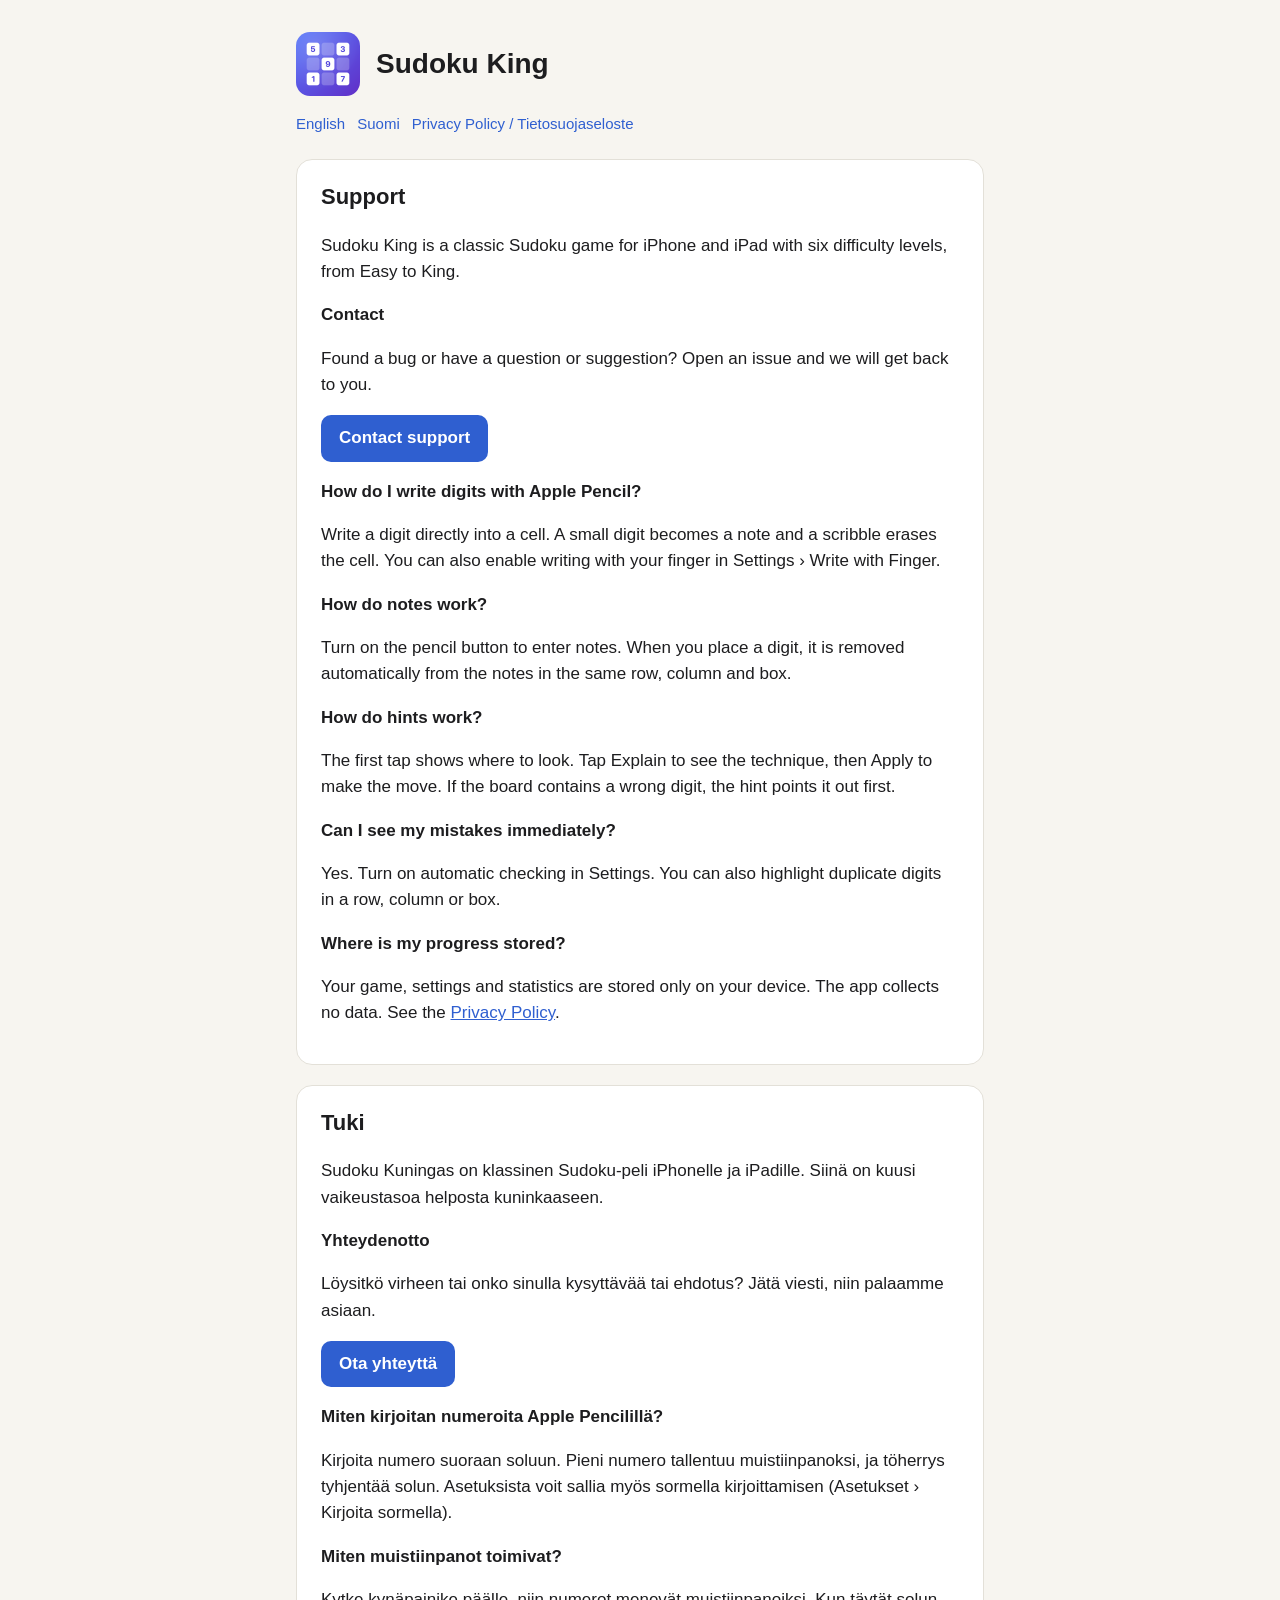
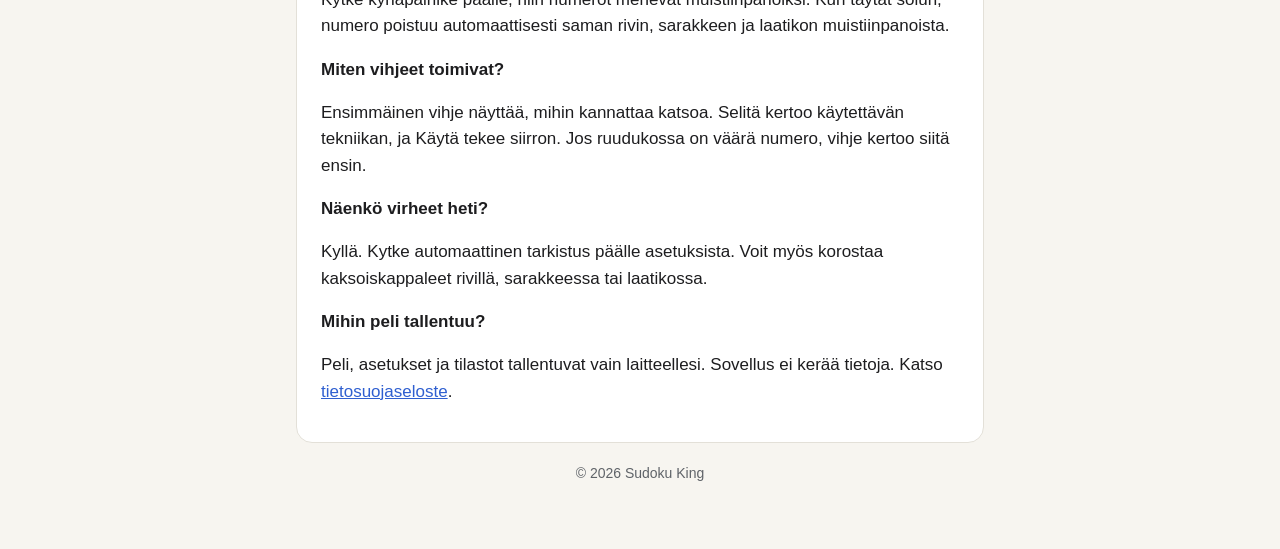
<file: index.html>
<!doctype html>
<html lang="en">
<head>
<meta charset="utf-8">
<meta name="viewport" content="width=device-width, initial-scale=1">
<title>Sudoku King – Support</title>
<meta name="description" content="Support for Sudoku King, a classic Sudoku game for iPhone and iPad with Apple Pencil support.">
<link rel="stylesheet" href="style.css">
<link rel="icon" href="icon.png">
</head>
<body>
<main>
  <header>
    <img src="icon.png" alt="">
    <h1>Sudoku King</h1>
  </header>
  <nav>
    <a href="#en">English</a>
    <a href="#fi">Suomi</a>
    <a href="privacy/">Privacy Policy / Tietosuojaseloste</a>
  </nav>

  <section id="en" lang="en">
    <h2>Support</h2>
    <p>Sudoku King is a classic Sudoku game for iPhone and iPad with six difficulty levels, from Easy to King.</p>

    <h3>Contact</h3>
    <p>Found a bug or have a question or suggestion? Open an issue and we will get back to you.</p>
    <p><a class="button" href="https://github.com/jope82/sudoku-king-support/issues/new">Contact support</a></p>

    <h3>How do I write digits with Apple Pencil?</h3>
    <p>Write a digit directly into a cell. A small digit becomes a note and a scribble erases the cell. You can also enable writing with your finger in Settings › Write with Finger.</p>

    <h3>How do notes work?</h3>
    <p>Turn on the pencil button to enter notes. When you place a digit, it is removed automatically from the notes in the same row, column and box.</p>

    <h3>How do hints work?</h3>
    <p>The first tap shows where to look. Tap Explain to see the technique, then Apply to make the move. If the board contains a wrong digit, the hint points it out first.</p>

    <h3>Can I see my mistakes immediately?</h3>
    <p>Yes. Turn on automatic checking in Settings. You can also highlight duplicate digits in a row, column or box.</p>

    <h3>Where is my progress stored?</h3>
    <p>Your game, settings and statistics are stored only on your device. The app collects no data. See the <a href="privacy/">Privacy Policy</a>.</p>
  </section>

  <section id="fi" lang="fi">
    <h2>Tuki</h2>
    <p>Sudoku Kuningas on klassinen Sudoku-peli iPhonelle ja iPadille. Siinä on kuusi vaikeustasoa helposta kuninkaaseen.</p>

    <h3>Yhteydenotto</h3>
    <p>Löysitkö virheen tai onko sinulla kysyttävää tai ehdotus? Jätä viesti, niin palaamme asiaan.</p>
    <p><a class="button" href="https://github.com/jope82/sudoku-king-support/issues/new">Ota yhteyttä</a></p>

    <h3>Miten kirjoitan numeroita Apple Pencilillä?</h3>
    <p>Kirjoita numero suoraan soluun. Pieni numero tallentuu muistiinpanoksi, ja töherrys tyhjentää solun. Asetuksista voit sallia myös sormella kirjoittamisen (Asetukset › Kirjoita sormella).</p>

    <h3>Miten muistiinpanot toimivat?</h3>
    <p>Kytke kynäpainike päälle, niin numerot menevät muistiinpanoiksi. Kun täytät solun, numero poistuu automaattisesti saman rivin, sarakkeen ja laatikon muistiinpanoista.</p>

    <h3>Miten vihjeet toimivat?</h3>
    <p>Ensimmäinen vihje näyttää, mihin kannattaa katsoa. Selitä kertoo käytettävän tekniikan, ja Käytä tekee siirron. Jos ruudukossa on väärä numero, vihje kertoo siitä ensin.</p>

    <h3>Näenkö virheet heti?</h3>
    <p>Kyllä. Kytke automaattinen tarkistus päälle asetuksista. Voit myös korostaa kaksoiskappaleet rivillä, sarakkeessa tai laatikossa.</p>

    <h3>Mihin peli tallentuu?</h3>
    <p>Peli, asetukset ja tilastot tallentuvat vain laitteellesi. Sovellus ei kerää tietoja. Katso <a href="privacy/#fi">tietosuojaseloste</a>.</p>
  </section>

  <footer>© 2026 Sudoku King</footer>
</main>
</body>
</html>
</file>
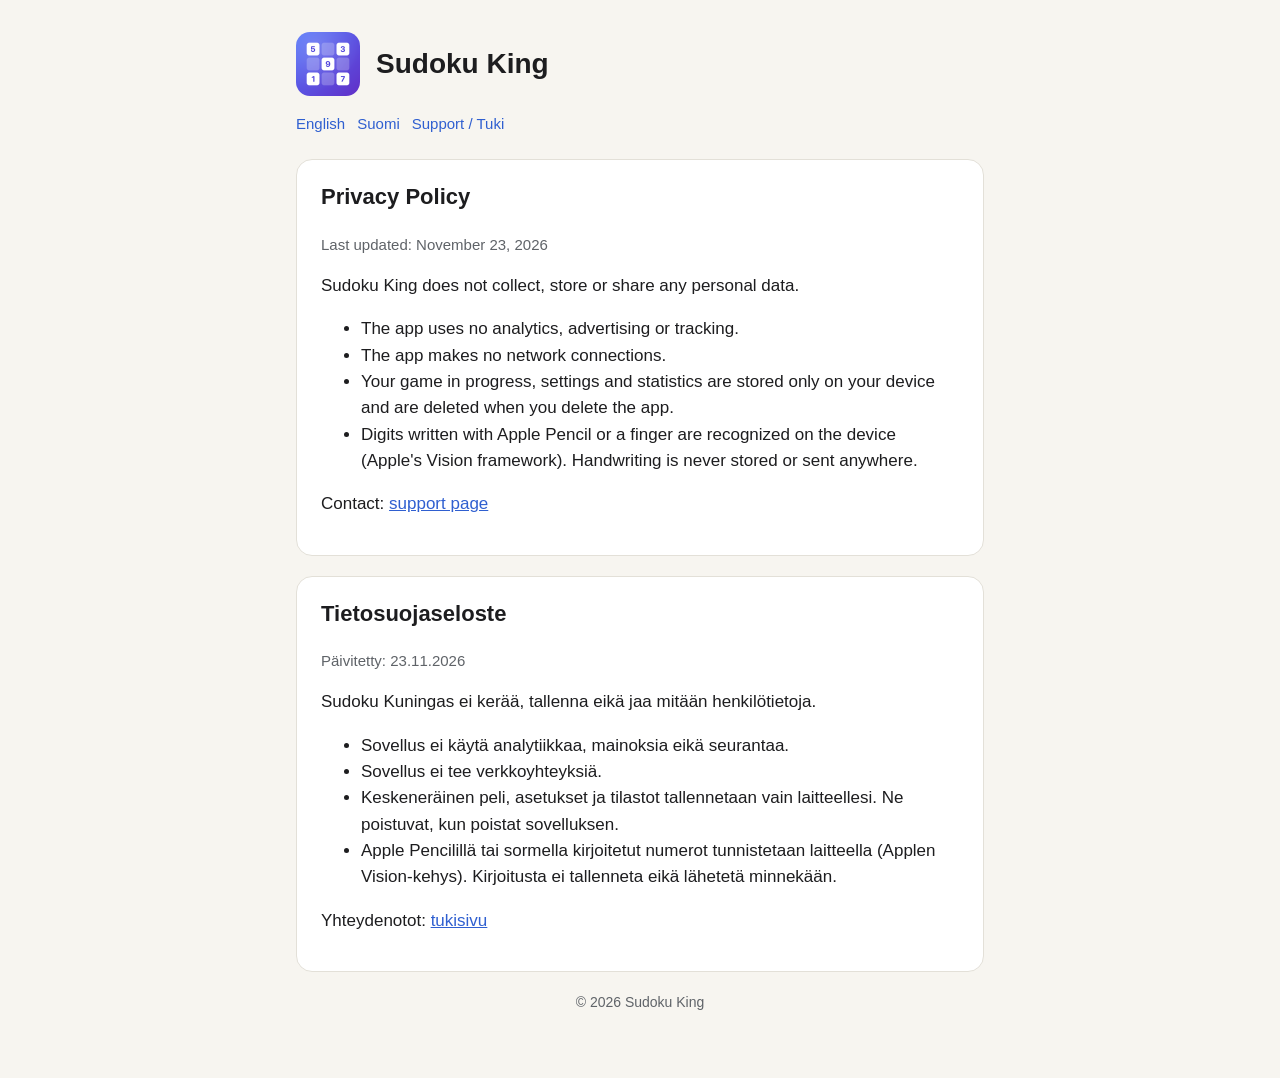
<file: privacy/index.html>
<!doctype html>
<html lang="en">
<head>
<meta charset="utf-8">
<meta name="viewport" content="width=device-width, initial-scale=1">
<title>Sudoku King – Privacy Policy</title>
<meta name="description" content="Privacy Policy for Sudoku King. The app collects no personal data.">
<link rel="stylesheet" href="../style.css">
<link rel="icon" href="../icon.png">
</head>
<body>
<main>
  <header>
    <img src="../icon.png" alt="">
    <h1>Sudoku King</h1>
  </header>
  <nav>
    <a href="#en">English</a>
    <a href="#fi">Suomi</a>
    <a href="../">Support / Tuki</a>
  </nav>

  <section id="en" lang="en">
    <h2>Privacy Policy</h2>
    <p class="muted">Last updated: November 23, 2026</p>
    <p>Sudoku King does not collect, store or share any personal data.</p>
    <ul>
      <li>The app uses no analytics, advertising or tracking.</li>
      <li>The app makes no network connections.</li>
      <li>Your game in progress, settings and statistics are stored only on your device and are deleted when you delete the app.</li>
      <li>Digits written with Apple Pencil or a finger are recognized on the device (Apple's Vision framework). Handwriting is never stored or sent anywhere.</li>
    </ul>
    <p>Contact: <a href="https://github.com/jope82/sudoku-king-support/issues/new">support page</a></p>
  </section>

  <section id="fi" lang="fi">
    <h2>Tietosuojaseloste</h2>
    <p class="muted">Päivitetty: 23.11.2026</p>
    <p>Sudoku Kuningas ei kerää, tallenna eikä jaa mitään henkilötietoja.</p>
    <ul>
      <li>Sovellus ei käytä analytiikkaa, mainoksia eikä seurantaa.</li>
      <li>Sovellus ei tee verkkoyhteyksiä.</li>
      <li>Keskeneräinen peli, asetukset ja tilastot tallennetaan vain laitteellesi. Ne poistuvat, kun poistat sovelluksen.</li>
      <li>Apple Pencilillä tai sormella kirjoitetut numerot tunnistetaan laitteella (Applen Vision-kehys). Kirjoitusta ei tallenneta eikä lähetetä minnekään.</li>
    </ul>
    <p>Yhteydenotot: <a href="https://github.com/jope82/sudoku-king-support/issues/new">tukisivu</a></p>
  </section>

  <footer>© 2026 Sudoku King</footer>
</main>
</body>
</html>
</file>
<file: style.css>
:root {
  --bg: #f7f5f0;
  --card: #ffffff;
  --text: #1d1d1f;
  --muted: #5f6368;
  --accent: #2f5fd0;
  --line: #e3e0d8;
}
@media (prefers-color-scheme: dark) {
  :root {
    --bg: #121214;
    --card: #1c1c1f;
    --text: #f2f2f2;
    --muted: #a0a0a8;
    --accent: #7ea2ff;
    --line: #2c2c31;
  }
}
* { box-sizing: border-box; }
body {
  margin: 0;
  background: var(--bg);
  color: var(--text);
  font: 17px/1.55 -apple-system, BlinkMacSystemFont, "Segoe UI", Roboto, Helvetica, Arial, sans-serif;
}
main { max-width: 720px; margin: 0 auto; padding: 32px 16px 64px; }
header { display: flex; align-items: center; gap: 16px; margin-bottom: 8px; }
header img { width: 64px; height: 64px; border-radius: 14px; }
header h1 { margin: 0; font-size: 28px; }
nav { display: flex; gap: 12px; flex-wrap: wrap; margin: 16px 0 24px; font-size: 15px; }
nav a { color: var(--accent); text-decoration: none; }
nav a:hover { text-decoration: underline; }
section {
  background: var(--card);
  border: 1px solid var(--line);
  border-radius: 16px;
  padding: 20px 24px;
  margin-bottom: 20px;
}
h2 { margin-top: 0; font-size: 22px; }
h3 { font-size: 17px; margin-bottom: 4px; }
p, li { color: var(--text); }
.muted { color: var(--muted); font-size: 15px; }
a { color: var(--accent); }
.button {
  display: inline-block;
  background: var(--accent);
  color: #fff;
  padding: 10px 18px;
  border-radius: 10px;
  text-decoration: none;
  font-weight: 600;
}
footer { text-align: center; font-size: 14px; color: var(--muted); }
</file>
